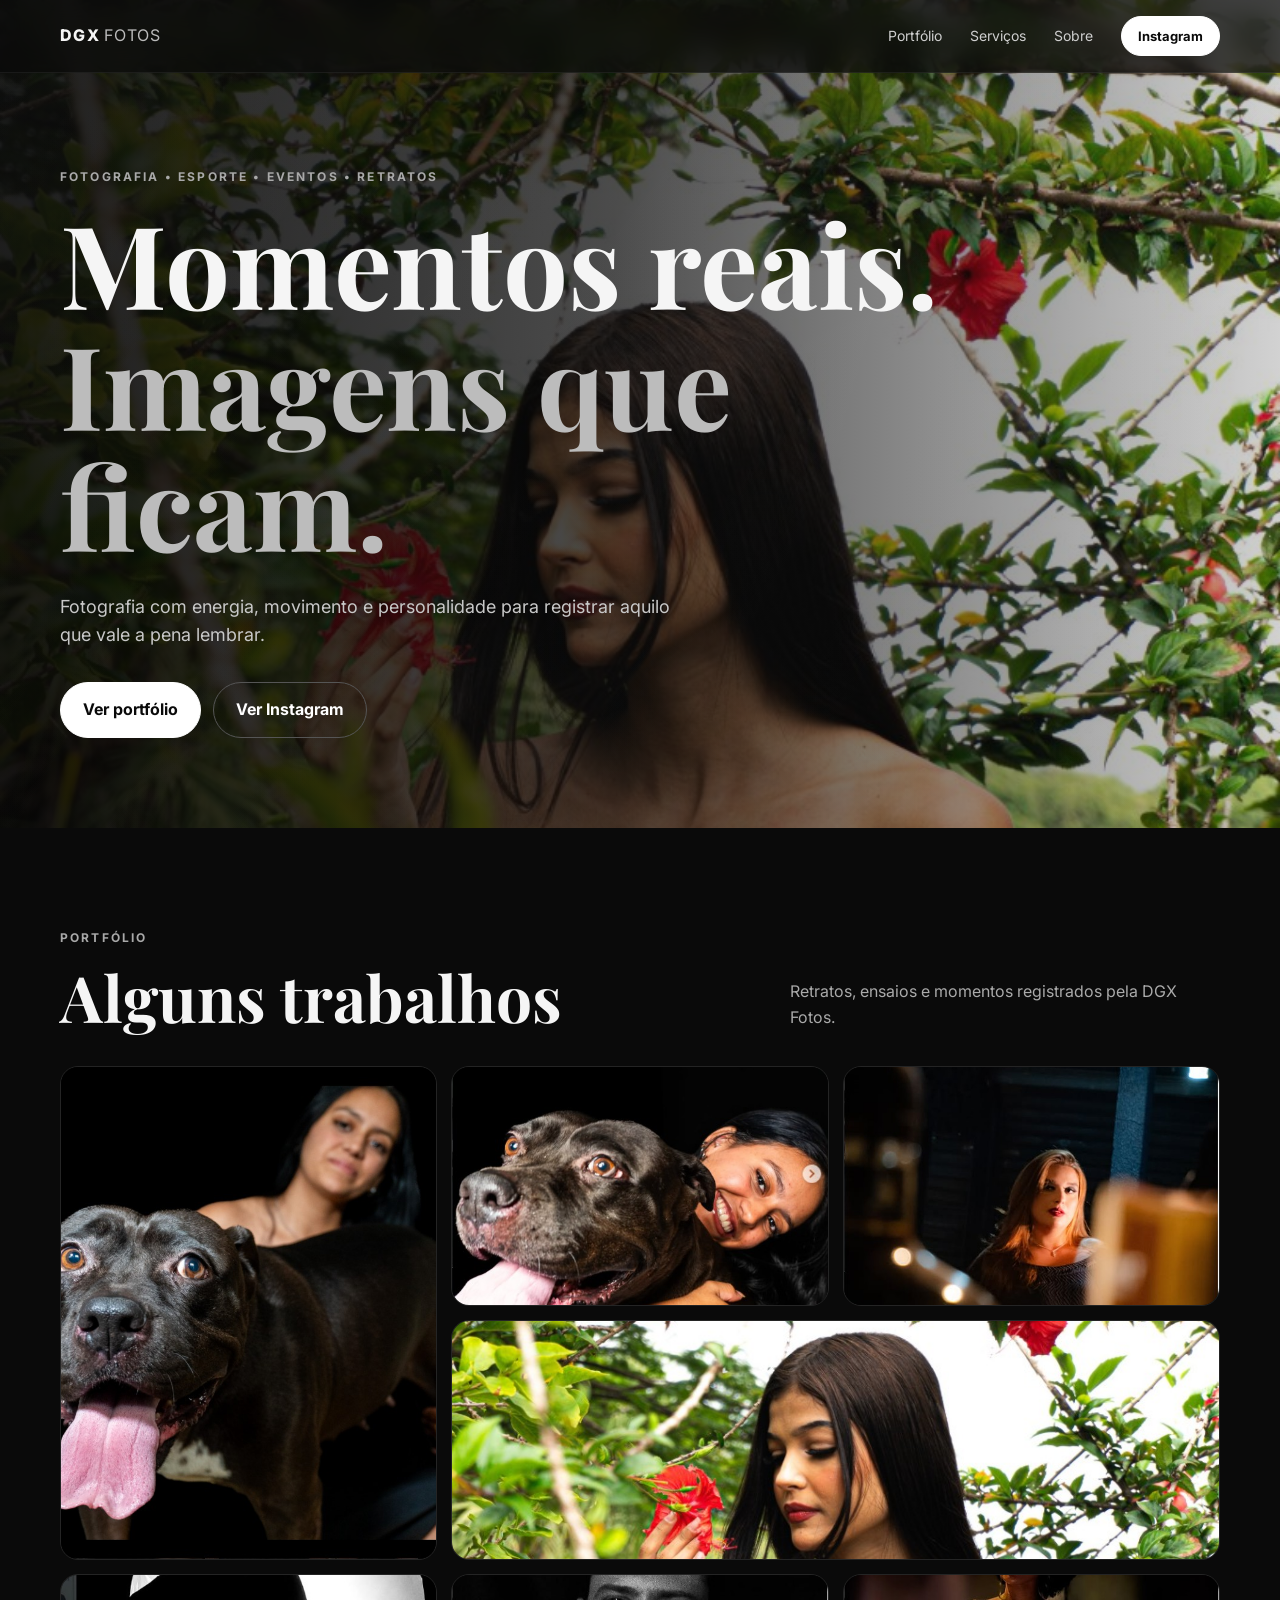
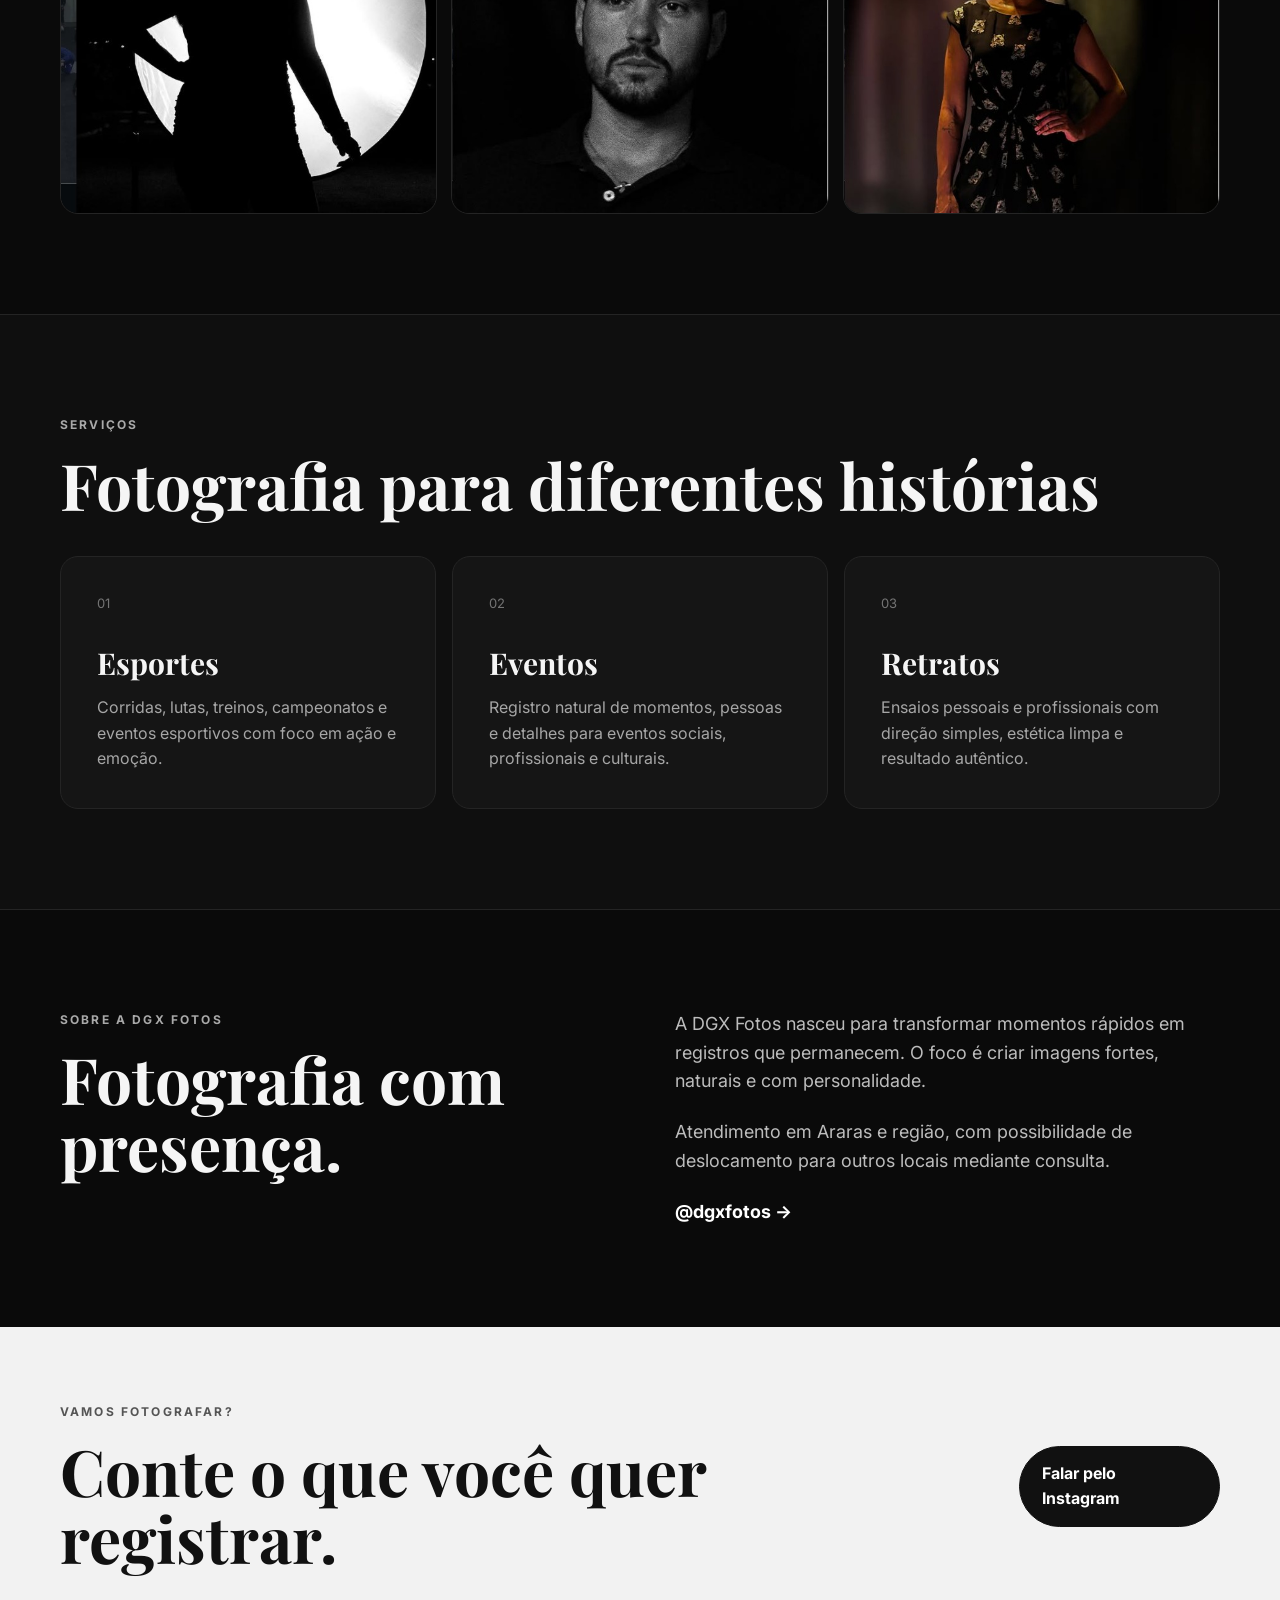
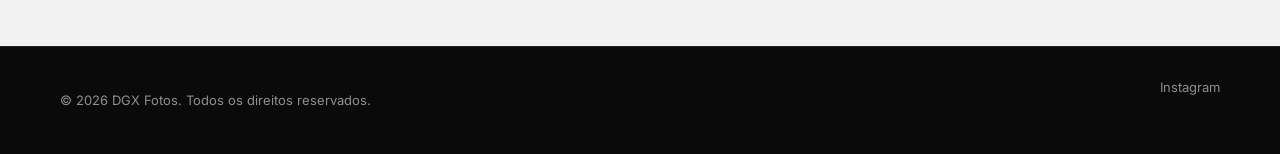
<file: index.html>
<!doctype html>
<html lang="pt-BR">
<head>
  <meta charset="utf-8" />
  <meta name="viewport" content="width=device-width, initial-scale=1" />
  <meta name="description" content="DGX Fotos — fotografia de esportes, eventos, retratos e momentos que merecem ser lembrados." />
  <title>DGX Fotos | Fotografia</title>
  <link rel="preconnect" href="https://fonts.googleapis.com">
  <link rel="preconnect" href="https://fonts.gstatic.com" crossorigin>
  <link href="https://fonts.googleapis.com/css2?family=Inter:wght@400;500;600;700&family=Playfair+Display:wght@600;700&display=swap" rel="stylesheet">
  <link rel="stylesheet" href="styles.css" />
</head>
<body>
  <header class="nav-wrap">
    <nav class="nav container">
      <a class="brand" href="#inicio">DGX <span>FOTOS</span></a>
      <div class="nav-links">
        <a href="#portfolio">Portfólio</a>
        <a href="#servicos">Serviços</a>
        <a href="#sobre">Sobre</a>
        <a class="btn btn-small" href="https://www.instagram.com/dgxfotos/" target="_blank" rel="noreferrer">Instagram</a>
      </div>
    </nav>
  </header>

  <main>
    <section id="inicio" class="hero">
      <div class="hero-overlay"></div>
      <div class="container hero-content">
        <p class="eyebrow">FOTOGRAFIA • ESPORTE • EVENTOS • RETRATOS</p>
        <h1>Momentos reais.<br><span>Imagens que ficam.</span></h1>
        <p class="hero-copy">Fotografia com energia, movimento e personalidade para registrar aquilo que vale a pena lembrar.</p>
        <div class="hero-actions">
          <a class="btn" href="#portfolio">Ver portfólio</a>
          <a class="btn btn-ghost" href="https://www.instagram.com/dgxfotos/" target="_blank" rel="noreferrer">Ver Instagram</a>
        </div>
      </div>
    </section>

    <section id="portfolio" class="section container">
      <div class="section-head">
        <div>
          <p class="eyebrow">PORTFÓLIO</p>
          <h2>Alguns trabalhos</h2>
        </div>
        <p>Retratos, ensaios e momentos registrados pela DGX Fotos.</p>
      </div>

      <div class="gallery">
        <article class="shot shot-tall"><img src="assets/foto-1.jpg" alt="Ensaio pet — DGX Fotos" loading="lazy"></article>
        <article class="shot"><img src="assets/foto-2.jpg" alt="Retrato com pet — DGX Fotos" loading="lazy"></article>
        <article class="shot"><img src="assets/foto-3.jpg" alt="Retrato feminino cinematográfico — DGX Fotos" loading="lazy"></article>
        <article class="shot shot-wide"><img src="assets/foto-5.jpg" alt="Ensaio feminino na natureza — DGX Fotos" loading="lazy"></article>
        <article class="shot"><img src="assets/foto-4.jpg" alt="Retrato artístico em silhueta — DGX Fotos" loading="lazy"></article>
        <article class="shot"><img src="assets/foto-6.jpg" alt="Retrato masculino em preto e branco — DGX Fotos" loading="lazy"></article>
        <article class="shot"><img src="assets/foto-7.jpg" alt="Retrato feminino com iluminação dramática — DGX Fotos" loading="lazy"></article>
      </div>
    </section>

    <section id="servicos" class="section services-wrap">
      <div class="container">
        <p class="eyebrow">SERVIÇOS</p>
        <h2>Fotografia para diferentes histórias</h2>
        <div class="services">
          <article class="card"><span>01</span><h3>Esportes</h3><p>Corridas, lutas, treinos, campeonatos e eventos esportivos com foco em ação e emoção.</p></article>
          <article class="card"><span>02</span><h3>Eventos</h3><p>Registro natural de momentos, pessoas e detalhes para eventos sociais, profissionais e culturais.</p></article>
          <article class="card"><span>03</span><h3>Retratos</h3><p>Ensaios pessoais e profissionais com direção simples, estética limpa e resultado autêntico.</p></article>
        </div>
      </div>
    </section>

    <section id="sobre" class="section container about">
      <div>
        <p class="eyebrow">SOBRE A DGX FOTOS</p>
        <h2>Fotografia com presença.</h2>
      </div>
      <div class="about-copy">
        <p>A DGX Fotos nasceu para transformar momentos rápidos em registros que permanecem. O foco é criar imagens fortes, naturais e com personalidade.</p>
        <p>Atendimento em Araras e região, com possibilidade de deslocamento para outros locais mediante consulta.</p>
        <a class="text-link" href="https://www.instagram.com/dgxfotos/" target="_blank" rel="noreferrer">@dgxfotos →</a>
      </div>
    </section>

    <section class="cta">
      <div class="container cta-inner">
        <div>
          <p class="eyebrow">VAMOS FOTOGRAFAR?</p>
          <h2>Conte o que você quer registrar.</h2>
        </div>
        <a class="btn btn-light" href="https://www.instagram.com/dgxfotos/" target="_blank" rel="noreferrer">Falar pelo Instagram</a>
      </div>
    </section>
  </main>

  <footer>
    <div class="container footer-inner">
      <p>© 2026 DGX Fotos. Todos os direitos reservados.</p>
      <a href="https://www.instagram.com/dgxfotos/" target="_blank" rel="noreferrer">Instagram</a>
    </div>
  </footer>
</body>
</html>
</file>
<file: styles.css>
:root{
  --bg:#0a0a0a;
  --panel:#121212;
  --text:#f5f5f5;
  --muted:#aaa;
  --line:#242424;
  --accent:#f3f3f3;
}
*{box-sizing:border-box}
html{scroll-behavior:smooth}
body{margin:0;font-family:Inter,system-ui,sans-serif;background:var(--bg);color:var(--text);line-height:1.6}
a{color:inherit;text-decoration:none}
.container{width:min(1160px,calc(100% - 40px));margin:auto}
.nav-wrap{position:fixed;top:0;left:0;right:0;z-index:50;background:rgba(10,10,10,.72);backdrop-filter:blur(14px);border-bottom:1px solid rgba(255,255,255,.06)}
.nav{height:72px;display:flex;align-items:center;justify-content:space-between}
.brand{font-weight:800;letter-spacing:.08em}.brand span{font-weight:400;color:#bbb}
.nav-links{display:flex;align-items:center;gap:28px;font-size:14px}.nav-links>a:not(.btn){color:#cfcfcf}.nav-links>a:hover{color:#fff}
.btn{display:inline-flex;align-items:center;justify-content:center;padding:14px 22px;background:#fff;color:#0a0a0a;border:1px solid #fff;border-radius:999px;font-weight:700;transition:.2s}.btn:hover{transform:translateY(-2px)}
.btn-small{padding:9px 16px;font-size:13px}.btn-ghost{background:transparent;color:#fff;border-color:#555}.btn-light{background:#111;color:#fff;border-color:#111}
.hero{min-height:92vh;display:grid;align-items:end;padding:160px 0 88px;position:relative;background:linear-gradient(90deg,rgba(5,5,5,.92) 0%,rgba(5,5,5,.72) 48%,rgba(5,5,5,.18) 100%),url("assets/foto-5.jpg") center 35%/cover no-repeat}
.hero:before{content:"";position:absolute;inset:0;background:linear-gradient(120deg,rgba(255,255,255,.03),transparent 30%,rgba(255,255,255,.02) 60%,transparent)}
.hero-content{position:relative;z-index:2}.eyebrow{font-size:12px;letter-spacing:.18em;font-weight:700;color:#a9a9a9;margin:0 0 16px}
h1,h2,h3{margin:0;font-family:"Playfair Display",serif;line-height:1.05}h1{font-size:clamp(54px,9vw,118px);max-width:1000px}h1 span{color:#bcbcbc}h2{font-size:clamp(38px,5vw,68px)}h3{font-size:30px}
.hero-copy{max-width:620px;color:#c8c8c8;font-size:18px;margin:28px 0 32px}.hero-actions{display:flex;gap:12px;flex-wrap:wrap}
.section{padding:100px 0}.section-head{display:flex;justify-content:space-between;gap:40px;align-items:end;margin-bottom:36px}.section-head>p{max-width:430px;color:var(--muted);margin:0}
.gallery{display:grid;grid-template-columns:repeat(12,1fr);grid-auto-rows:240px;gap:14px}.shot{grid-column:span 4;background:#161616;border:1px solid var(--line);overflow:hidden;border-radius:18px}.shot-tall{grid-row:span 2}.shot-wide{grid-column:span 8}.placeholder{width:100%;height:100%;display:flex;flex-direction:column;justify-content:flex-end;padding:24px;background:linear-gradient(160deg,#262626,#111);transition:.3s}.shot:nth-child(2) .placeholder{background:linear-gradient(160deg,#1d1d1d,#2b2b2b)}.shot:nth-child(3) .placeholder{background:linear-gradient(160deg,#303030,#151515)}.shot:nth-child(4) .placeholder{background:linear-gradient(160deg,#181818,#353535)}.shot:nth-child(5) .placeholder{background:linear-gradient(160deg,#2a2a2a,#101010)}.shot:nth-child(6) .placeholder{background:linear-gradient(160deg,#222,#181818)}.placeholder:hover{transform:scale(1.02)}.placeholder span{font-size:26px;font-family:"Playfair Display",serif}.placeholder small{color:#a0a0a0;margin-top:3px}
.services-wrap{background:#0f0f0f;border-top:1px solid var(--line);border-bottom:1px solid var(--line)}.services{display:grid;grid-template-columns:repeat(3,1fr);gap:16px;margin-top:38px}.card{padding:36px;background:#151515;border:1px solid var(--line);border-radius:18px}.card>span{display:block;color:#747474;font-size:13px;margin-bottom:34px}.card p{color:#a6a6a6;margin:16px 0 0}
.about{display:grid;grid-template-columns:1fr 1fr;gap:70px;align-items:start}.about-copy{font-size:18px;color:#bcbcbc}.about-copy p{margin-top:0;margin-bottom:22px}.text-link{color:#fff;font-weight:700}
.cta{background:#f2f2f2;color:#111;padding:75px 0}.cta .eyebrow{color:#555}.cta-inner{display:flex;justify-content:space-between;align-items:center;gap:30px}
footer{padding:30px 0;border-top:1px solid var(--line);color:#8f8f8f}.footer-inner{display:flex;justify-content:space-between;gap:20px;font-size:13px}
@media (max-width:820px){.nav-links>a:not(.btn){display:none}.hero{min-height:85vh}.section{padding:72px 0}.section-head,.cta-inner{align-items:flex-start;flex-direction:column}.gallery{grid-template-columns:1fr;grid-auto-rows:260px}.shot,.shot-wide{grid-column:span 1}.shot-tall{grid-row:span 1}.services{grid-template-columns:1fr}.about{grid-template-columns:1fr;gap:30px}.footer-inner{flex-direction:column}}

.shot img{width:100%;height:100%;object-fit:cover;display:block;transition:transform .45s ease,filter .45s ease}.shot:hover img{transform:scale(1.035);filter:brightness(1.06)}
</file>
